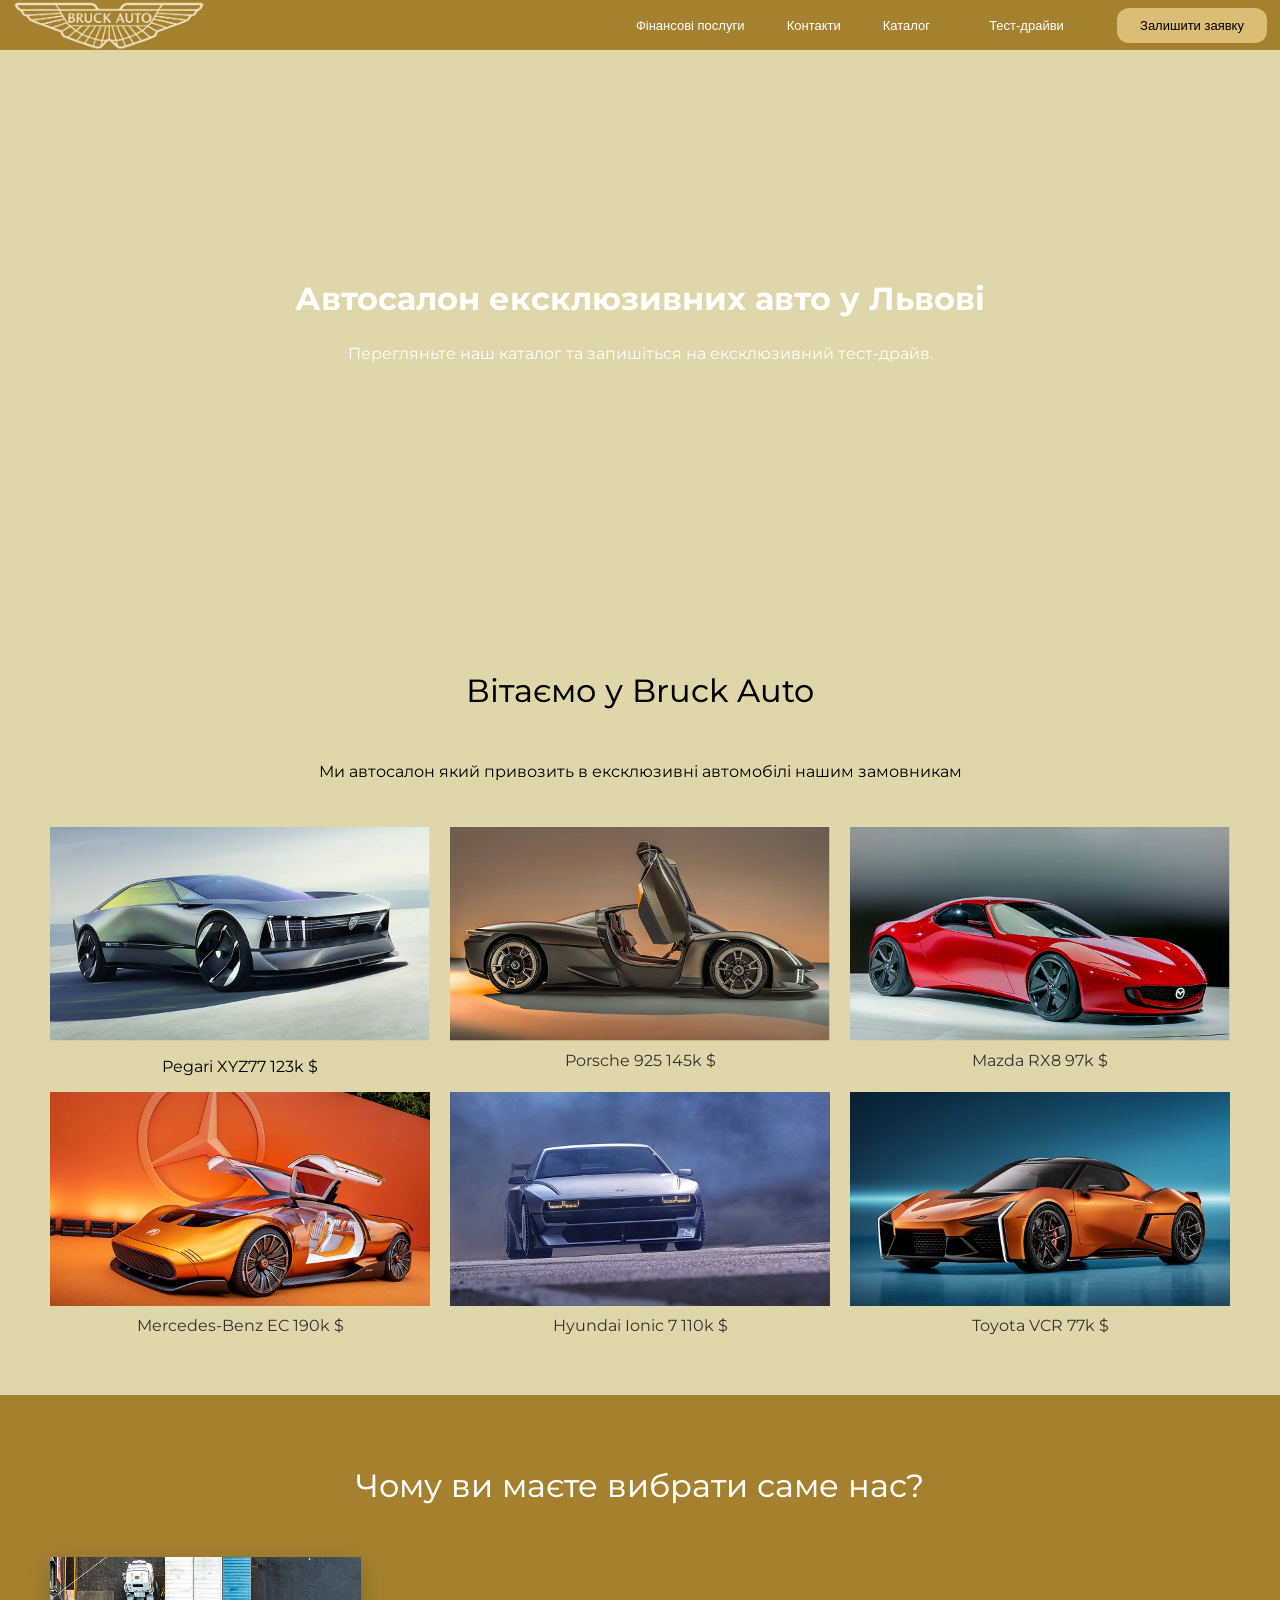
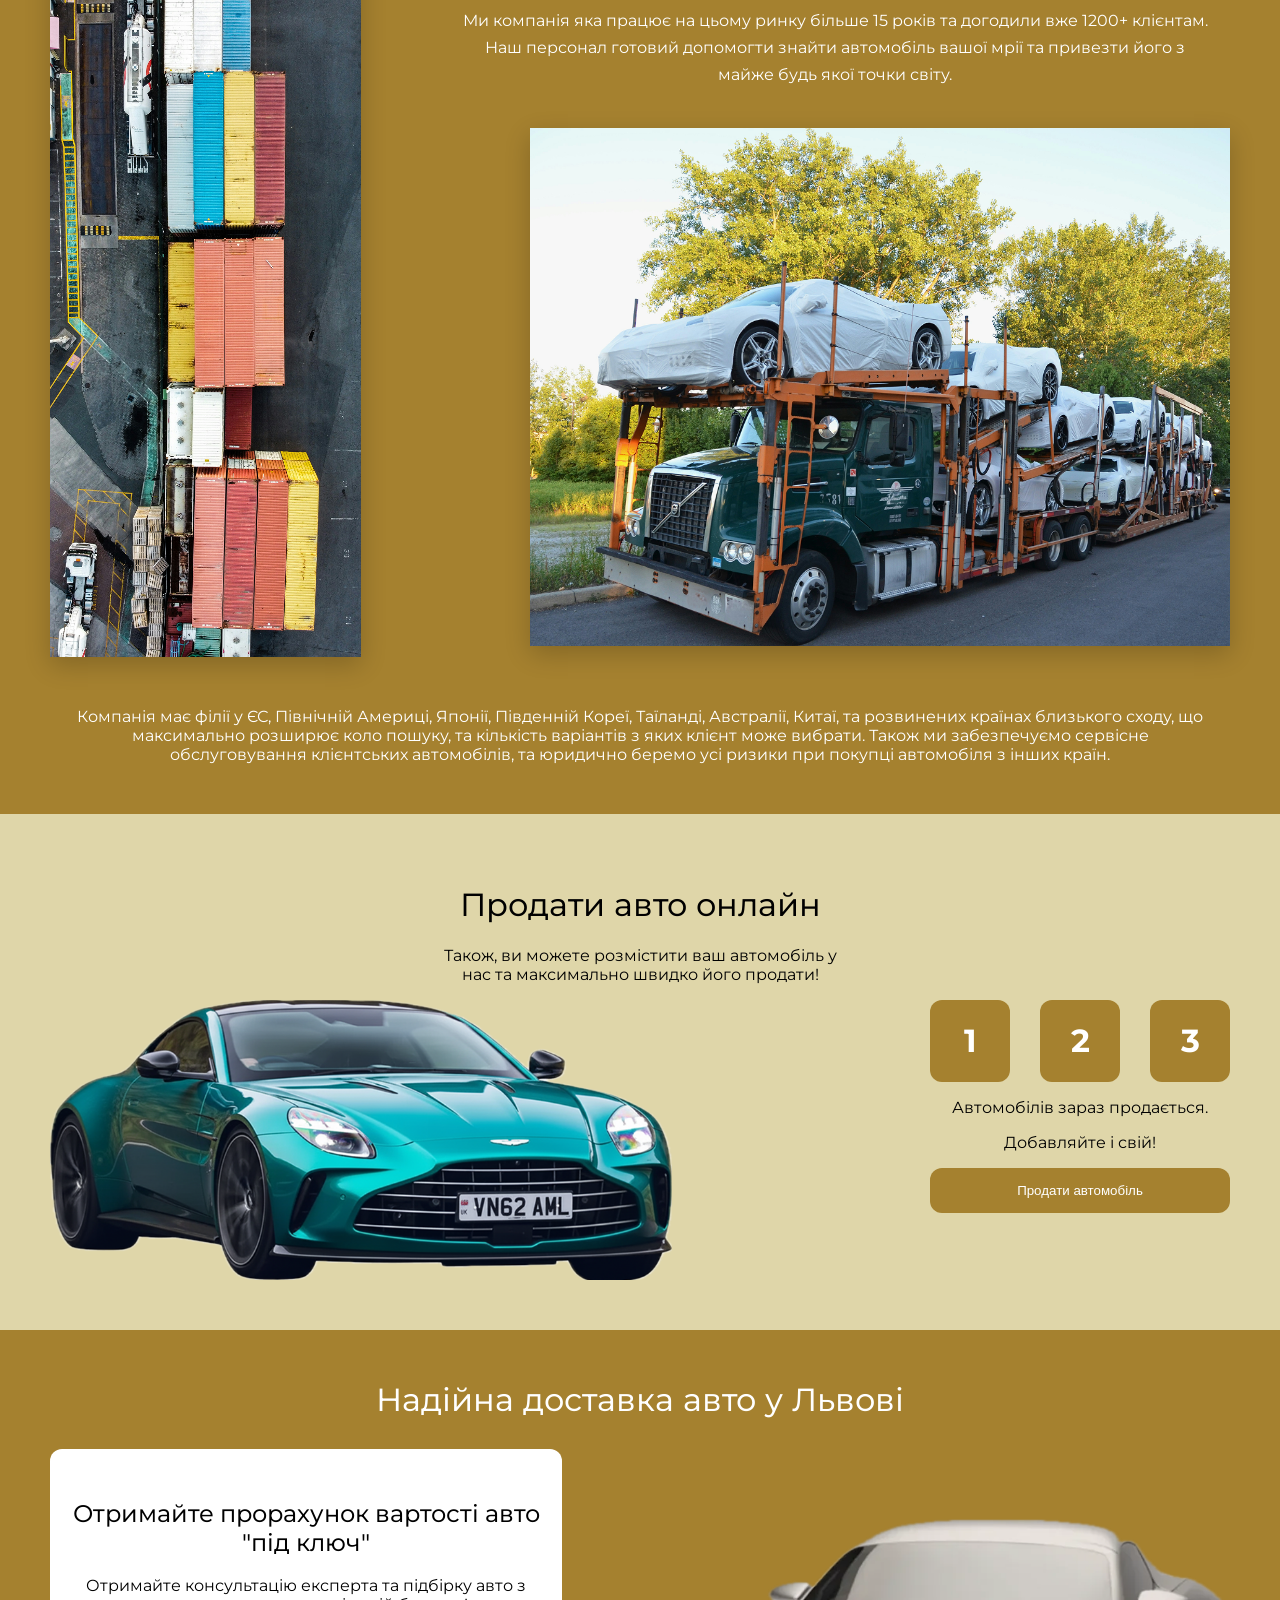
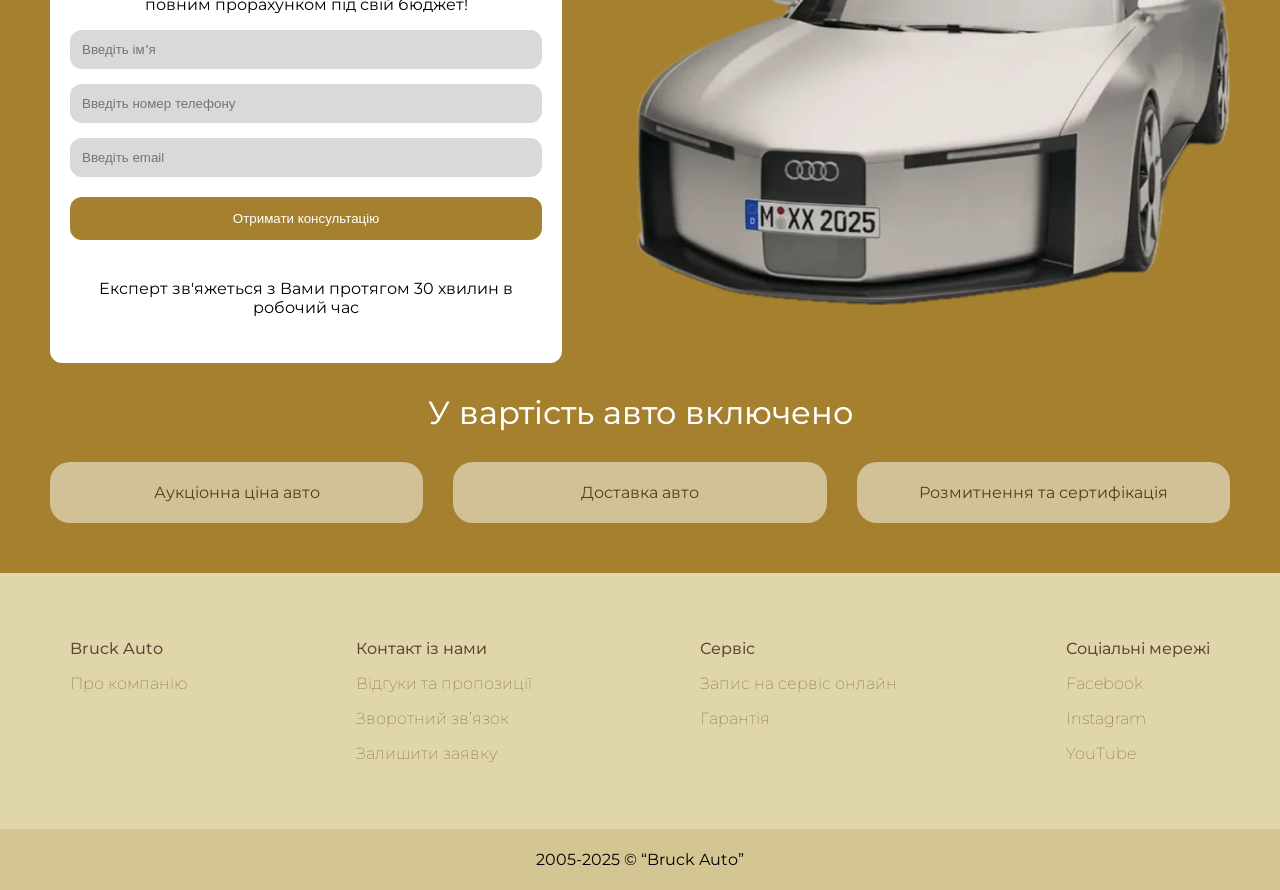
<file: index.html>
<!DOCTYPE html>
<html lang="en">
<head>
    <meta charset="UTF-8">
    <meta name="viewport" content="width=device-width, initial-scale=1.0">
    <title>Bruck Auto.com</title>

    <link rel="preconnect" href="https://fonts.googleapis.com">
    <link rel="preconnect" href="https://fonts.gstatic.com" crossorigin>
    <link href="https://fonts.googleapis.com/css2?family=Montserrat:ital,wght@0,100..900;1,100..900&display=swap" rel="stylesheet">

    <link rel="stylesheet" href="style.css">
</head>
<body style="background-color:#DFD6A9 ;">
    <header class="header">
        <img src="img/logo.png">

        <div class="header-actions">
            <button class="nav-button-large">Фінансові послуги</button>
            <button class="nav-button">Контакти</button>
            <button class="nav-button">Каталог</button>
            <button class="nav-button-large">Тест-драйви</button>
            <button class="nav-button spec">Залишити заявку</button>
        </div>

        <button class="burger-menu" aria-label="Відкрити меню">
            <span></span>
            <span></span>
            <span></span>

    </header>

    <main> 

        <div class="hero-container">
            <video src="img/video.mp4" autoplay muted loop></video>
            <h1>
                Автосалон ексклюзивних авто у Львові
            </h1>

            <h2>
                Перегляньте наш каталог та запишіться на ексклюзивний тест-драйв.
            </h2>
        </div>

        <div class="descr">
            <h1>Вітаємо у Bruck Auto</h1>
            <p>Ми автосалон який привозить в ексклюзивні автомобілі нашим замовникам</p>
        </div>

        <div class="car-gallery">

            <div class="car-card1">
                <img src="img/PEUGEOT.png" alt="Pegari">
                <div class="overlay">
                        <span>Автомобілів на складі: 7</span>
                        <button>Переглянути</button>
                    </div>
                <p>Pegari XYZ77 123k $</p>
            </div>

            <div class="car-card">
                <img src="img/Porsche.png" alt="Porsche">
                    <div class="overlay">
                        <span>Автомобілів на складі: 6</span>
                        <button>Переглянути</button>
                    </div>
                <p>Porsche 925 145k $</p>
            </div>

            <div class="car-card">
                <img src="img/Mazda.png" alt="Mazda">
                    <div class="overlay">
                        <span>Автомобілів на складі: 5</span>
                        <button>Переглянути</button>
                    </div>
                <p>Mazda RX8 97k $</p>
            </div>

            <div class="car-card">
                <img src="img/Merc.png" alt="Mercedes">
                    <div class="overlay">
                        <span>Автомобілів на складі: 3</span>
                        <button>Переглянути</button>
                    </div>
                <p>Mercedes-Benz EC 190k $</p>
            </div>

            <div class="car-card">
                <img src="img/Hyundai.png" alt="Hyundai">
                    <div class="overlay">
                        <span>Автомобілів на складі: 1</span>
                        <button>Переглянути</button>
                    </div>
                <p>Hyundai  Ionic 7 110k $</p>
            </div>

            <div class="car-card">
                <img src="img/Toyota.png" alt="Toyota">
                    <div class="overlay">
                        <span>Автомобілів на складі: 2</span>
                        <button>Переглянути</button>
                    </div>
                <p>Toyota  VCR 77k $</p>
            </div>

        </div>

        <div class="why-us">
            <h1>Чому ви маєте вибрати саме нас?</h1>
            
            <div class="why-us1">
                <img src="img/Conteiners.png">

                <div class="info-block">
                    <p>Ми компанія яка працює на цьому ринку більше 15 років та догодили вже 1200+ клієнтам.
                        Наш персонал готовий допомогти знайти автомобіль вашої мрії та привезти його з майже будь 
                        якої точки світу. 
                    </p>
                    <img class="img-lafet" src="img/lafet.png">
                </div>

            </div>
            
            <p>
                Компанія має філії у ЄС, Північній Америці, Японії, Південній Кореї, Таїланді, Австралії, Китаї,
                та розвинених країнах близького сходу, що максимально розширює коло пошуку,
                та кількість варіантів з яких клієнт може вибрати. 
                Також ми забезпечуємо сервісне обслуговування клієнтських автомобілів, та юридично беремо
                усі ризики при покупці автомобіля з інших країн.
            </p>
        </div>

        <div class="sell">
            <h1>
                Продати авто онлайн
            </h1>

            <p>
                Також, ви можете розмістити ваш автомобіль у нас та максимально швидко
                його продати!
            </p>

            <div class="sell-card">
                <img src="img/Aston.png">

                <div class="sell-card1">

                    <div class="car-card-counter">

                        <div class="counter-style">
                            <h1>1</h1>
                        </div>

                        <div class="counter-style">
                            <h1>2</h1>
                        </div>

                        <div class="counter-style">
                            <h1>3</h1>
                        </div>
                    </div>

                    <div class="sell-card-text">
                        <p>
                            Автомобілів зараз продається.
                        </p>

                        <p>
                            Добавляйте і свій!
                        </p>
                    </div>

                    <button class="sell-button">
                        Продати автомобіль
                    </button>
            
                </div>

            </div>

        </div>

        <div class="shipping">

            <h1 class="shippint-top-text">Надійна доставка авто у Львові</h1>

            <div class="shipping-block1">

                <div class="shipping-counter">
                    <h2>
                        Отримайте прорахунок вартості
                        авто "під ключ"
                    </h2>
                    <p>
                        Отримайте консультацію експерта та підбірку авто 
                        з повним прорахунком під свій бюджет!
                    </p>

                    <input type="text" placeholder="Введіть iмʼя">
                    <input type="tel" placeholder="Введіть номер телефону">
                    <input type="email" placeholder="Введіть email">
                    <button class="shipping-counter-button">Отримати консультацію</button>
                    <p>
                        Експерт зв'яжеться з Вами протягом 30
                        хвилин в робочий час
                    </p>
                </div>

                <img src="img/Audi.png">

            </div>

                <h1 class="shippint-bottom-text">
                    У вартість авто включено
                </h1>

            <div class="bottom-tickets">
                    <div class="tickets-design">
                        <p>
                            Аукціонна ціна авто
                        </p>
                    </div>
                    <div class="tickets-design">
                        <p>
                            Доставка авто
                        </p>
                    </div>
                    <div class="tickets-design">  
                        <p>
                            Розмитнення та сертифікація
                        </p>
                    </div>
            </div>

        </div>

        <footer>

            <div class="footer-container">

                <div>
                    <p class="big-text">
                        Bruck Auto
                    </p>

                    <p class="small-text">
                        Про компанію
                    </p>
                </div>

                <div>
                    <p class="big-text">
                        Контакт із нами
                    </p>

                    <p class="small-text">
                        Відгуки та пропозиції
                    </p>

                    <p class="small-text">
                        Зворотний звʼязок
                    </p>

                    <p class="small-text">
                        Залишити заявку
                    </p>
                </div>

                <div>
                    <p class="big-text">
                        Сервіс
                    </p>

                    <p class="small-text">
                        Запис на сервіс онлайн
                    </p>

                    <p class="small-text">
                        Гарантія
                    </p>
                </div>

                <div>
                    <p class="big-text">
                        Соціальні мережі
                    </p>

                    <p class="small-text">
                        Facebook
                    </p>

                    <p class="small-text">
                        Instagram
                    </p>

                    <p class="small-text">
                        YouTube
                    </p>
                </div>
            </div>
        </footer>

        <div class="bottom-text">
            <p>
                2005-2025 © “Bruck Auto”
            </p>
        </div>

    </main>

    <script>
        const burgerMenu = document.querySelector('.burger-menu')
        const navMenu = document.querySelector('.header-actions');
        burgerMenu.addEventListener('click', function() {
            burgerMenu.classList.toggle('is-open');
            navMenu.classList.toggle('is-open');
        });
    </script>

</body>
</html>
</file>
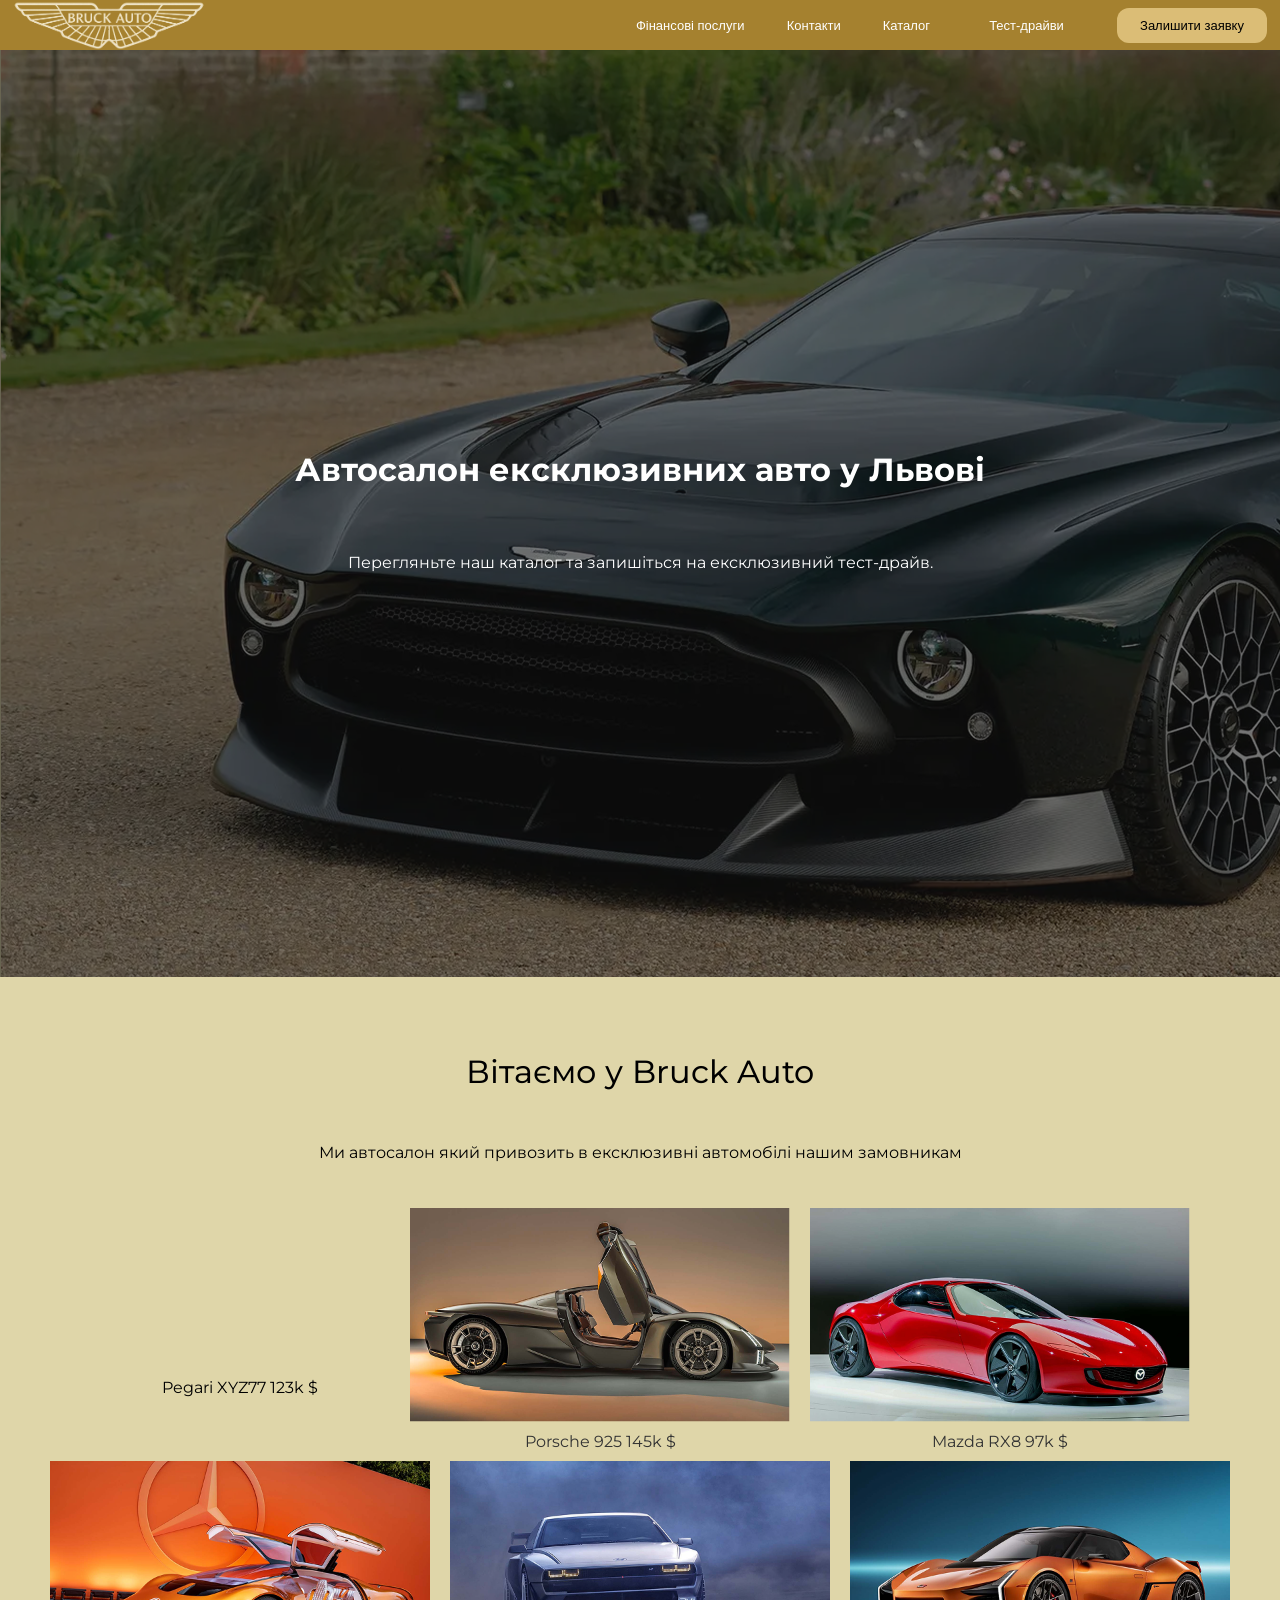
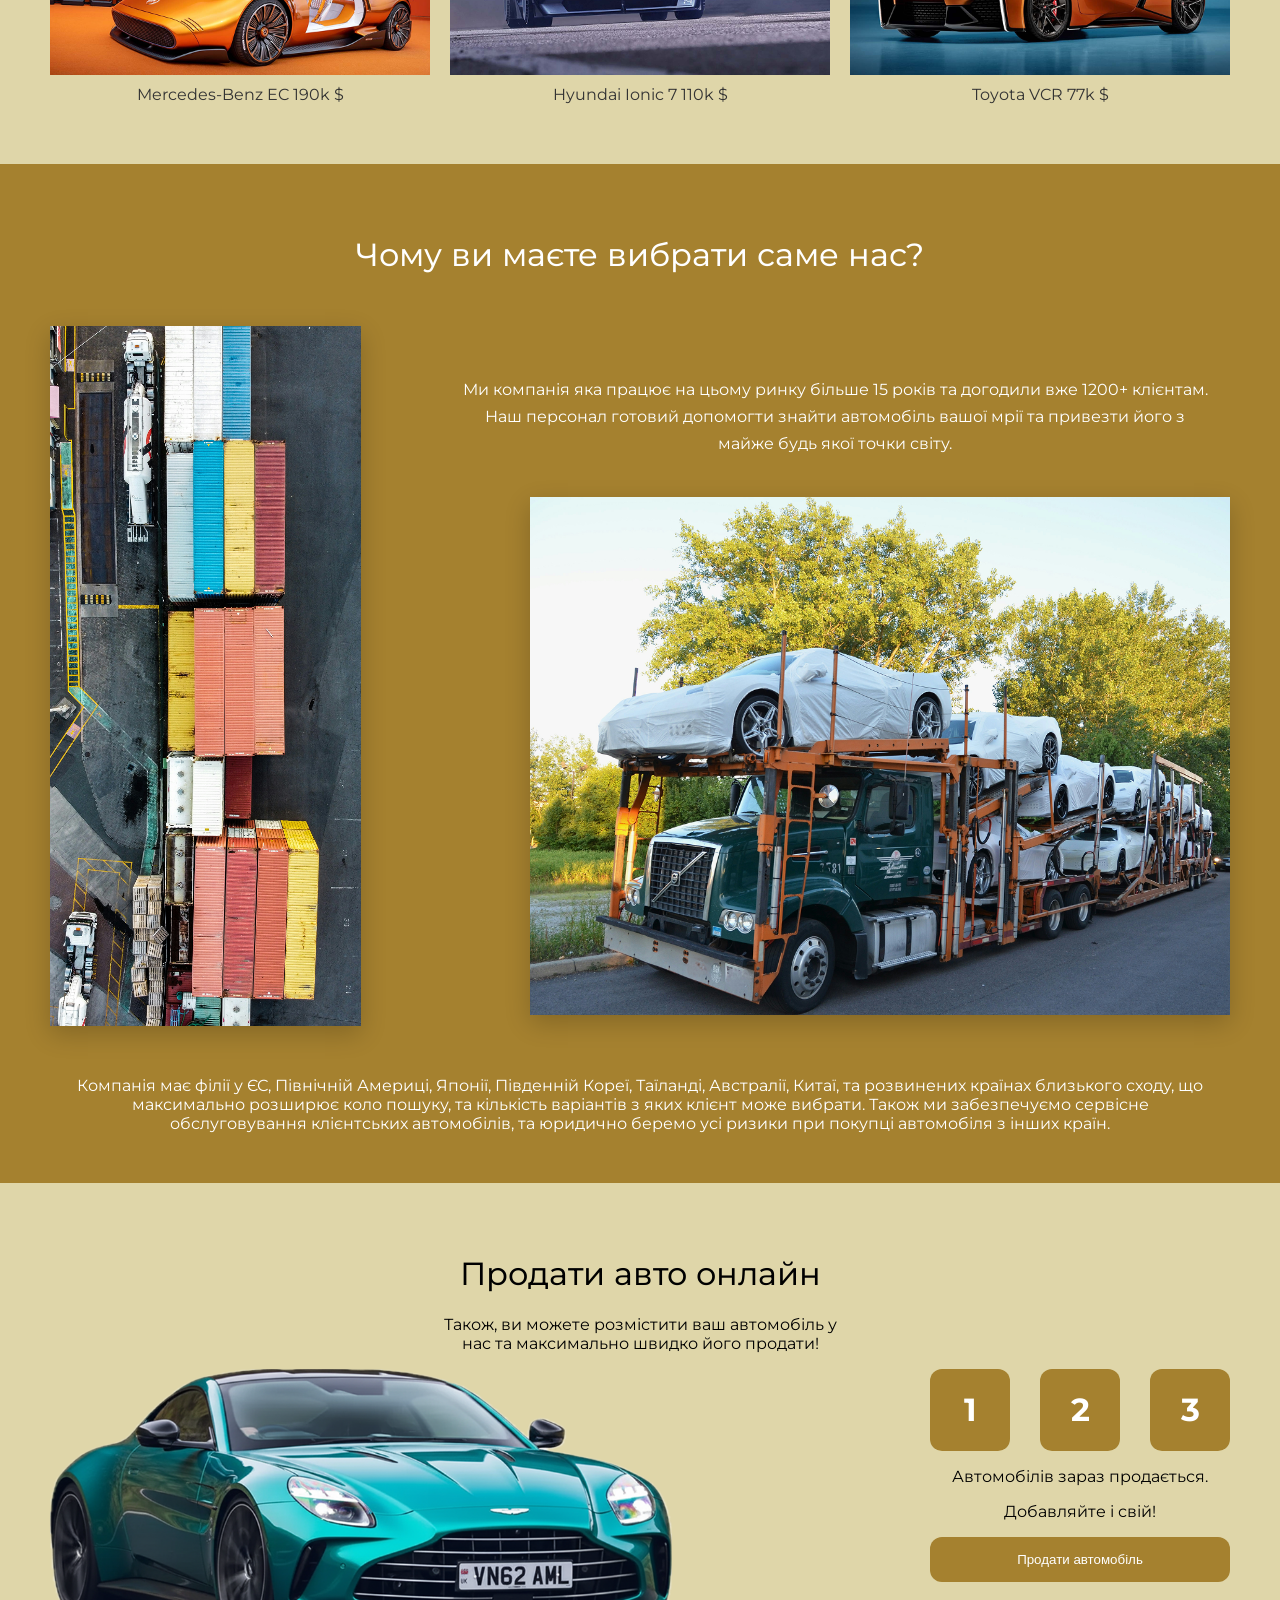
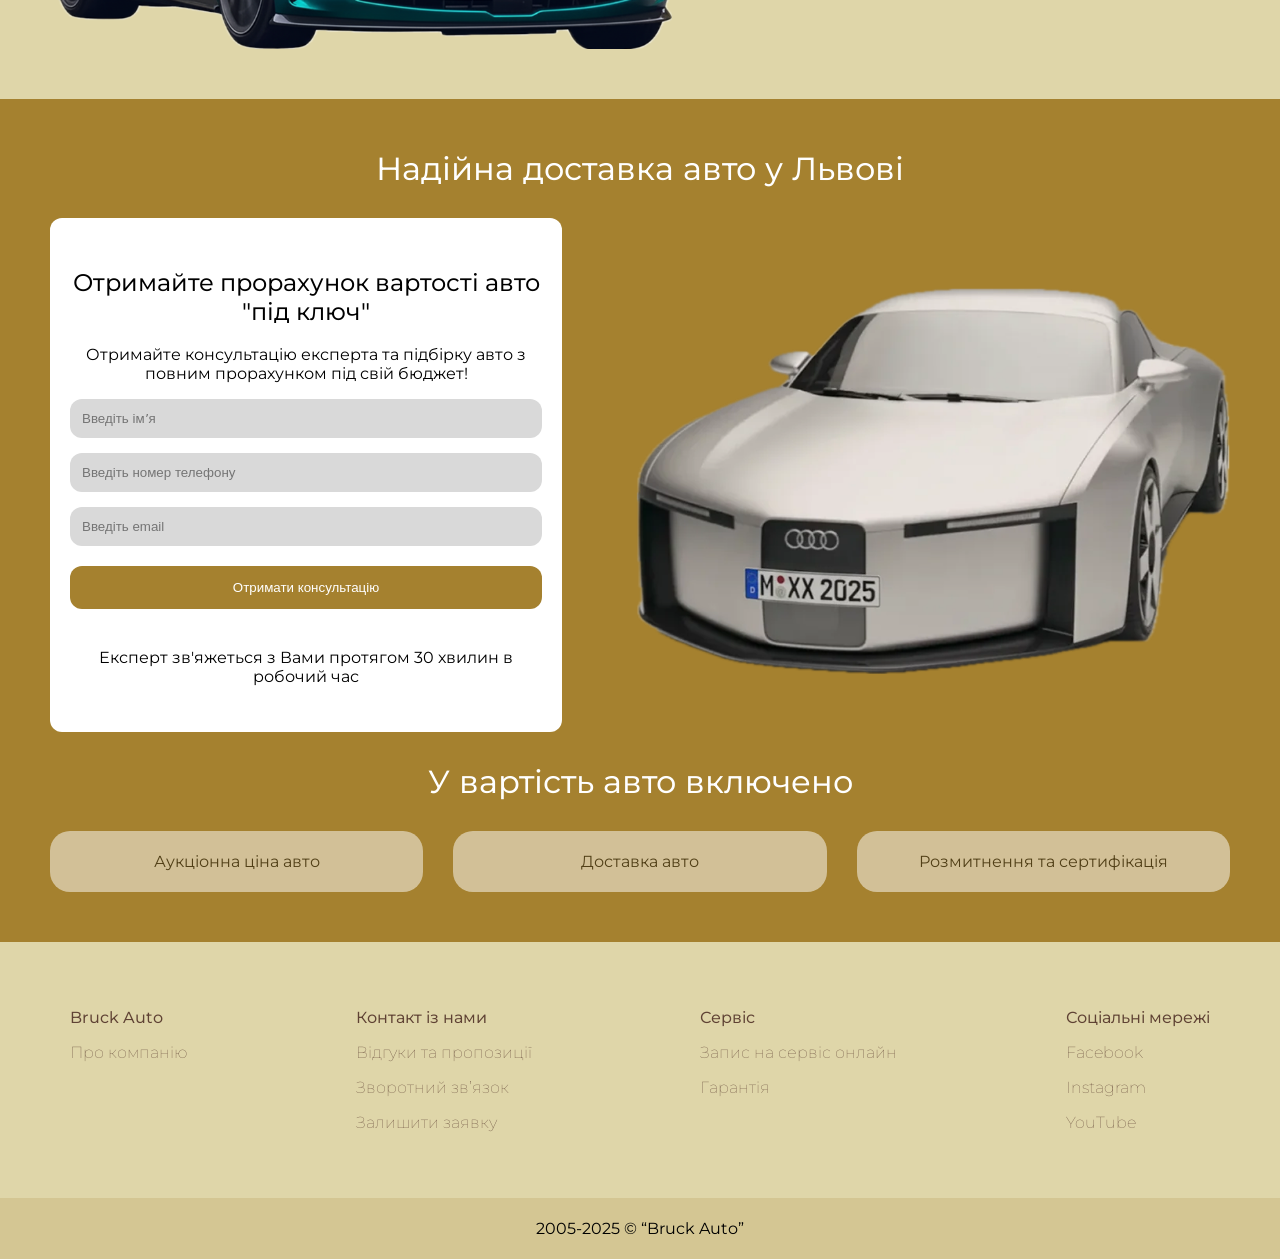
<file: Auto.html>
<!DOCTYPE html>
<html lang="en">
<head>
    <meta charset="UTF-8">
    <meta name="viewport" content="width=device-width, initial-scale=1.0">
    <title>Bruck Auto.com</title>

    <link rel="preconnect" href="https://fonts.googleapis.com">
    <link rel="preconnect" href="https://fonts.gstatic.com" crossorigin>
    <link href="https://fonts.googleapis.com/css2?family=Montserrat:ital,wght@0,100..900;1,100..900&display=swap" rel="stylesheet">

    <link rel="stylesheet" href="style.css">
</head>
<body style="background-color:#DFD6A9 ;">
    <header class="header">
        <img src="img/logo.png">

        <div class="header-actions">
            <button class="nav-button-large">Фінансові послуги</button>
            <button class="nav-button">Контакти</button>
            <button class="nav-button">Каталог</button>
            <button class="nav-button-large">Тест-драйви</button>
            <button class="nav-button spec">Залишити заявку</button>
        </div>

        <button class="burger-menu" aria-label="Відкрити меню">
            <span></span>
            <span></span>
            <span></span>

    </header>

    <main> 

        <div class="hero-container">
            <img src="img/Main_img.png" alt="Головне зображення">
            <h1>
                Автосалон ексклюзивних авто у Львові
            </h1>

            <h2>
                Перегляньте наш каталог та запишіться на ексклюзивний тест-драйв.
            </h2>
        </div>

        <div class="descr">
            <h1>Вітаємо у Bruck Auto</h1>
            <p>Ми автосалон який привозить в ексклюзивні автомобілі нашим замовникам</p>
        </div>

        <div class="car-gallery">

            <div class="car-card1">
                <video src="img/video.mp4" autoplay muted loop></video>
                <p>Pegari XYZ77 123k $</p>
            </div>

            <div class="car-card">
                <img src="img/Porsche.png" alt="Porsche">
                <p>Porsche 925 145k $</p>
            </div>

            <div class="car-card">
                <img src="img/Mazda.png" alt="Mazda">
                <p>Mazda RX8 97k $</p>
            </div>

            <div class="car-card">
                <img src="img/Merc.png" alt="Mercedes">
                <p>Mercedes-Benz EC 190k $</p>
            </div>

            <div class="car-card">
                <img src="img/Hyundai.png" alt="Hyundai">
                <p>Hyundai  Ionic 7 110k $</p>
            </div>

            <div class="car-card">
                <img src="img/Toyota.png" alt="Toyota">
                <p>Toyota  VCR 77k $</p>
            </div>

        </div>

        <div class="why-us">
            <h1>Чому ви маєте вибрати саме нас?</h1>
            
            <div class="why-us1">
                <img src="img/Conteiners.png">

                <div class="info-block">
                    <p>Ми компанія яка працює на цьому ринку більше 15 років та догодили вже 1200+ клієнтам.
                        Наш персонал готовий допомогти знайти автомобіль вашої мрії та привезти його з майже будь 
                        якої точки світу. 
                    </p>
                    <img class="img-lafet" src="img/lafet.png">
                </div>

            </div>
            
            <p>
                Компанія має філії у ЄС, Північній Америці, Японії, Південній Кореї, Таїланді, Австралії, Китаї,
                та розвинених країнах близького сходу, що максимально розширює коло пошуку,
                та кількість варіантів з яких клієнт може вибрати. 
                Також ми забезпечуємо сервісне обслуговування клієнтських автомобілів, та юридично беремо
                усі ризики при покупці автомобіля з інших країн.
            </p>
        </div>

        <div class="sell">
            <h1>
                Продати авто онлайн
            </h1>

            <p>
                Також, ви можете розмістити ваш автомобіль у нас та максимально швидко
                його продати!
            </p>

            <div class="sell-card">
                <img src="img/Aston.png">

                <div class="sell-card1">

                    <div class="car-card-counter">

                        <div class="counter-style">
                            <h1>1</h1>
                        </div>

                        <div class="counter-style">
                            <h1>2</h1>
                        </div>

                        <div class="counter-style">
                            <h1>3</h1>
                        </div>
                    </div>

                    <div class="sell-card-text">
                        <p>
                            Автомобілів зараз продається.
                        </p>

                        <p>
                            Добавляйте і свій!
                        </p>
                    </div>

                    <button class="sell-button">
                        Продати автомобіль
                    </button>
            
                </div>

            </div>

        </div>

        <div class="shipping">

            <h1 class="shippint-top-text">Надійна доставка авто у Львові</h1>

            <div class="shipping-block1">

                <div class="shipping-counter">
                    <h2>
                        Отримайте прорахунок вартості
                        авто "під ключ"
                    </h2>
                    <p>
                        Отримайте консультацію експерта та підбірку авто 
                        з повним прорахунком під свій бюджет!
                    </p>

                    <input type="text" placeholder="Введіть iмʼя">
                    <input type="text" placeholder="Введіть номер телефону">
                    <input type="text" placeholder="Введіть email">
                    <button class="shipping-counter-button">Отримати консультацію</button>
                    <p>
                        Експерт зв'яжеться з Вами протягом 30
                        хвилин в робочий час
                    </p>
                </div>

                <img src="img/Audi.png">

            </div>

                <h1 class="shippint-bottom-text">
                    У вартість авто включено
                </h1>

            <div class="bottom-tickets">
                    <div class="tickets-design">
                        <p>
                            Аукціонна ціна авто
                        </p>
                    </div>
                    <div class="tickets-design">
                        <p>
                            Доставка авто
                        </p>
                    </div>
                    <div class="tickets-design">  
                        <p>
                            Розмитнення та сертифікація
                        </p>
                    </div>
            </div>

        </div>

        <footer>

            <div class="footer-container">

                <div>
                    <p class="big-text">
                        Bruck Auto
                    </p>

                    <p class="small-text">
                        Про компанію
                    </p>
                </div>

                <div>
                    <p class="big-text">
                        Контакт із нами
                    </p>

                    <p class="small-text">
                        Відгуки та пропозиції
                    </p>

                    <p class="small-text">
                        Зворотний звʼязок
                    </p>

                    <p class="small-text">
                        Залишити заявку
                    </p>
                </div>

                <div>
                    <p class="big-text">
                        Сервіс
                    </p>

                    <p class="small-text">
                        Запис на сервіс онлайн
                    </p>

                    <p class="small-text">
                        Гарантія
                    </p>
                </div>

                <div>
                    <p class="big-text">
                        Соціальні мережі
                    </p>

                    <p class="small-text">
                        Facebook
                    </p>

                    <p class="small-text">
                        Instagram
                    </p>

                    <p class="small-text">
                        YouTube
                    </p>
                </div>
            </div>
        </footer>

        <div class="bottom-text">
            <p>
                2005-2025 © “Bruck Auto”
            </p>
        </div>

    </main>

    <script>
        const burgerMenu = document.querySelector('.burger-menu')
        const navMenu = document.querySelector('.header-actions');
        burgerMenu.addEventListener('click', function() {
            burgerMenu.classList.toggle('is-open');
            navMenu.classList.toggle('is-open');
        });
    </script>

</body>
</html>
</file>
<file: style.css>
body {
  font-family: 'Montserrat', sans-serif;
  font-weight: 400;
  margin: 0;
  padding: 0;
}

.header {
  display: flex;
  justify-content: space-between;
  width:100%;
  background: #A5812F;
  padding: 0 10px 0 0; 
  box-sizing: border-box;
}

.header img {
  height:50px;
}

.burger-menu {
  display: none;
  flex-direction: column;
  justify-content: space-around;
  width: 30px;
  height: 30px;
  background: transparent;
  border: none;
  cursor: pointer;
  padding: 0;
  box-sizing: border-box;
}

.burger-menu span {
  width: 100%;
  height: 1.5px;
  background-color: #EFE5C8;
  border-radius: 7px;
}

.header-actions {
    display: flex;
    align-items: center;
}

.nav-button {
  background: transparent;
  border: none;
  color: white;
  font-size: 13px;
  margin: 0 15px;
  align-items: center;
  font-weight: lighter;
}

.nav-button-large {
  background: transparent;
  border: none;
  color: white;
  margin: 0 15px;
  font-size: 13px;
  min-width: 121px;
  align-items: center;
  font-weight: lighter;
}

.spec{
  background-color: #DBBD76;
  border: none;
  color: black;
  border-radius: 12px;
  min-width: 150px;
  padding: 10px 23px;
  margin-right: 3px; 
}

.hero-container {
  position: relative;
  width: 100%;
}

.hero-container video {
  width: 100%;
  height: 100%;       /* Додаємо, щоб відео намагалося заповнити висоту */
  max-height: 550px;  /* Ваше обмеження по висоті */
  object-fit: cover;  /* Магія: обрізає зайве, не сплющуючи відео */
  display: block;
}

.hero-container h1 {
    position: absolute;
    top: 45%;
    left: 50%;
    transform: translate(-50%, -50%);
    color: white;
    text-align: center; 
    margin: 0;
    width: 100%;
}

.hero-container h2 {
    position: absolute;
    top: 55%;
    left: 50%;
    transform: translate(-50%, -50%);
    color: white;
    text-align: center; 
    margin: 0;
    width: 100%;
    font-size: 1em;
    font-weight: normal;
}

.descr {
    text-align: center;
}

.descr h1 {
  font-weight: 450;
  padding: 50px 0 30px 0;
}

.car-gallery {
    display: flex;
    flex-wrap: wrap;
    justify-content: center;
    padding: 30px 0 50px 0;
}

.car-card {
  position: relative;
  cursor: pointer;
  text-align: center;
  padding: 0 10px;
}

.car-card1 {
  position: relative;
  cursor: pointer;
  text-align: center;
  padding: 0 10px;
}

.car-card:hover {
  text-align: center;
  padding: 0 10px;
  background: #A5812F;
  border-radius: 12px;
}

.car-card1:hover {
  text-align: center;
  padding: 0 10px;
  background: #A5812F;
  border-radius: 12px;
}

.car-card1 img {
  width: 380px;
  object-fit: cover;
  display: block;
  transition: filter 0.3s ease;
}

.car-card1:hover img {
  filter: brightness(0.5);
}

.car-card img{
  width: 380px;
  object-fit: cover;
  display: block;
  transition: filter 0.3s ease;
}

.car-card:hover img {
  filter: brightness(0.5);
}

.overlay {
  position: absolute;
  top: 50%;
  left: 50%;
  transform: translate(-50%, -50%);
  opacity: 0;
  transition: opacity 0.3s ease;
  color: white;
  font-size: 20px;
  font-weight: bold;
  text-transform: uppercase;
  z-index: 2;
}

.overlay button {
  border: 2px solid white;
  padding: 10px 20px;
  margin: 5px;
  background: transparent;
  color: white;
  border-radius: 20px;
  cursor: pointer;
}

.car-card:hover .overlay {
  opacity: 1;
}

.car-card1:hover .overlay {
  opacity: 1;
}

.car-card p {
    color: #333;
    margin: 10px 0;
}

.why-us {
  padding: 50px;
  width: 100%;
  background: #A5812F;
  box-sizing: border-box;
}

.why-us h1 {
  padding: 0 0 30px 0;
  text-align: center;
  color: white;
  font-weight: 450;
}

.why-us p {
  margin: 50px 20px 0 20px;
  text-align: center;
  color: white;
}

.why-us1 {
    display: flex;
    justify-content: space-between;
    width: 100%;
    gap: 100px;
}
.why-us1 > img {
    width: auto;
    height: 700px;
    box-shadow: 0 8px 24px rgba(0, 0, 0, 0.2);
}

.info-block {
    display: flex;
    flex-direction: column;
    gap: 40px;
}

.info-block p {
  margin-left: auto;
  color: white;
  line-height: 1.7;
}

.img-lafet {
    margin-left: auto;
    width: 700px;
    height: auto;
    box-shadow: 0 8px 24px rgba(0, 0, 0, 0.2);
}

.sell {
  padding: 50px 50px 50px 50px;
}

.sell > h1 {
  text-align: center;
  font-weight: 450;
}

.sell > p {
  text-align: center;
  max-width: 400px;
  margin-right: auto;
  margin-left: auto;
}

.sell-card > img {
  width: auto;
  height: 280px;
  display: flex;
}

.sell-card {
  display: flex;
  gap: 10px;
}

.sell-card1 {
  display: flex;
  flex-direction: column;
  align-items: center;
  text-align: center;
  margin-left: auto;
}

.car-card-counter {
  display: flex;
  gap: 30px;
}

.counter-style {
  border-radius: 12px;
  background: #A5812F;
  width:80px;
  color: white;
}

.sell-button {
  border: none;
  background: #A5812F;
  border-radius: 12px;
  color: white;
  width: 100%;
  padding: 15px 40px;
}

.sell-card-text {
  gap: 0;
}

.shipping {
  background: #A5812F;
  width: 100%;
  padding: 50px 50px;
  box-sizing: border-box;
}

.shippint-top-text{
  text-align: center;
  color: white;
  font-weight: 450;
  margin: 0 0 30px 0;
}

.shippint-bottom-text{
  text-align: center;
  color: white;
  font-weight: 450;
  margin: 30px 0;
}

.shipping-border {
  margin: 0 auto;
  margin-bottom: auto;
  background: black;
  width: 70%;
  height: 3px;
}

.shipping-block1 {
  display: flex;
  gap: 10px;
  align-items: center;
}

.shipping-block1 img {
  margin-left: auto;
  height: 400px;
  width: auto;
}

.shipping-counter {
  min-width: 300px;
  background: white;
  width: 40%;
  height: 50%;
  text-align: center;
  border-radius: 12px;
  padding: 30px 20px;
}

.shipping-counter h2 {
  font-weight: 450;
}

.shipping-counter input {
  box-sizing: border-box;
  width: 100%;
  padding: 12px;
  border: none;
  background: #D9D9D9;
  border-radius: 12px;
}

.shipping-counter input + input{
    margin-top: 15px;
}

.shipping-counter input + input + input{
    margin-top: 15px;
}

.shipping-counter-button {
  color: white;
  margin: 23px 0;
  box-sizing: border-box;
  width: 100%;
  padding: 12px;
  border: 2px solid transparent;
  background: #A5812F;
  border-radius: 12px;
  margin-top: 20px;
}

.shipping-counter-button:hover {
  background: #D7C6A1;
  color: black;
  border-color: black;
}

.bottom-tickets {
  justify-content: center;
  display: flex;
  gap: 30px;
}

.tickets-design {
  opacity: 0.5;
  text-align: center;
  width: 400px;
  padding: 5px 20px;
  background: white;
  border-radius: 20px;
}

footer {
  width: 100%;
  padding: 50px;
  color: #5F4234;
  box-sizing: border-box;
}

.footer-container {
    width: 100%;
    max-width: 1200px;
    margin: 0 auto;
    padding: 0 20px;
    display: flex;
    justify-content: space-between;
    align-items: flex-start;
    flex-wrap: wrap;
    gap: 20px;
    box-sizing: border-box;
}

.big-text{
  font-weight: 450;
}


.small-text{
  font-weight: lighter;
}

.bottom-text {
  width: 100%;
  background: #D4C693;
  text-align: center;
  padding: 5px 0;
}

@media (max-width: 1165px) {
  .why-us {
    padding: 20px 10px;
  }

  .why-us h1 {
    font-size: 1rem;
    margin: 0;
    padding: 0;
  }

  .why-us p {
    font-size: 0.7rem;
    margin: 10px 0 0 0;
  }

  .why-us1 {
    flex-direction: column;
    gap: 10px;
  }

  .why-us1 > img {
    display: none;
  }
  
  .img-lafet {
    width: 100%;
    height: auto;
    margin-left: 0;
  }

  .info-block {
    gap: 10px;
  }

  .info-block p {
    font-size: 0.7rem;
    margin-left: 0;
    text-align: center;
  }

  .sell-card img {
    height: 220px;
  }
}

@media (max-width: 1125px) {
  .shipping-block1 img {
    height: 300px;
  }
}

@media (max-width: 870px) {
  .shipping-block1 img {
    height: 220px;
  }
}

@media (max-width: 900px) {
  .sell-card img {
    height: 180px;
  }
}


@media (max-width: 873px) {
    .header {
    flex-direction: row; 
    justify-content: space-between;
    align-items: center;
    padding: 10px;
  }

  .burger-menu {
    display: flex;
    z-index: 101;
  }

  .header img {
    height: 25px;
    margin-right: auto;
    margin: 0;
  }

  .header-actions {
    position: fixed;
    top: 0;
    right: -65%;
    width: 65%;
    height: 100vh;
    background-color: black;
    opacity: 0.8;
    z-index: 100;
    display: flex;
    flex-direction: column;
    align-items: center;
    justify-content: center;
    gap: 25px;
    transition: right 0.3s ease-in-out;
  }

  .header-actions.is-open {
    right: 0;
  }

  .spec {
    margin: 5px 0;
    width: 80%;
  }
}

@media (max-width: 840px) {
  footer {
    padding: 20px 10px;
  }

  .footer-container {
    flex-direction: column;
    align-items: center;
    text-align: center;
    gap: 10px;
  }

  .big-text {
    font-size: 1rem;
  }

  .small-text {
    font-size: 0.7rem;
  }

  .bottom-text {
    padding: 5px 0;
    font-size: 0.7rem;
  }
}

@media (max-width: 873px) {
  .car-card1 {
    padding: 0 0 20px 0;
  }

  .car-card1 p {
    font-size: 0.7rem;
    margin: 10px 0 0 0;
  }

  .car-card1 img {
    width: 100%;
    max-width: 350px;
  }

  .car-gallery {
    padding: 0;
    margin: 0;
  }

  .car-card {
    display: none;
  }
}

@media (max-width: 768px) {

  .hero-container h1 {
    top: 50%;
    font-size: 1rem;
    width: 90%;
  }

  .hero-container h2 {
    display: none;
  }

  .descr {
    padding: 20px 10px 0 10px;
  }

  .descr h1 {
    margin: 0;
    padding: 0;
    font-size: 1rem;
  }

  .descr p {
    margin: 10px 0;
    font-size: 0.75rem;
  }


  .sell {
    padding: 20px 10px;
  }

  .sell > h1 {
    margin: 0;
    font-size: 1rem;
  }

  .sell > p {
    font-size: 0.7rem;
  }

  .sell-card {
    flex-direction: column;
    align-items: center;
    gap: 10px;
  }

  .sell-card > img {
    width: 100%;
    max-width: 400px;
    height: auto;
  }

  .sell-card1 {
    margin-left: 0;
    width: 100%;
  }

  .counter-style {
    width: 60px;
  }

  .car-card-counter {
    width: 100%;
    justify-content: center;
  }

  .sell-card-text {
    font-size: 0.7rem;
  }

  .sell-button {
    width: 65%;
  }



  .shipping {
    padding: 20px 10px;
  }

  .shipping-block1 {
    flex-direction: column;
    align-items: center;
    gap: 20px;
  }

  .shippint-top-text {
    font-size: 1rem;
    margin: 0 0 10px 0;
  }

  .shippint-bottom-text {
  font-size: 1rem;
  }

  .shipping-block1 img {
    width: 90%;
    height: auto;
    margin-left: 0;
  }

  .shipping-counter {
    min-width: 50px;
    width: 90%;
    height: auto;
    padding: 20px;
    box-sizing: border-box;
  }

  .shipping-counter h2 {
    font-size: 1rem;
    margin: 0;
  }

  .shipping-counter p {
    font-size: 0.7rem;
    margin: 10px 0;
  }

  .shipping-counter input,
  .shipping-counter button {
    width: 100%;
    box-sizing: border-box;
  }

  .bottom-tickets {
    flex-direction: column;
    align-items: center;
    gap: 10px;
  }

  .tickets-design {
    width: 90%;
    padding: 10px 20px;
  }
}
</file>
